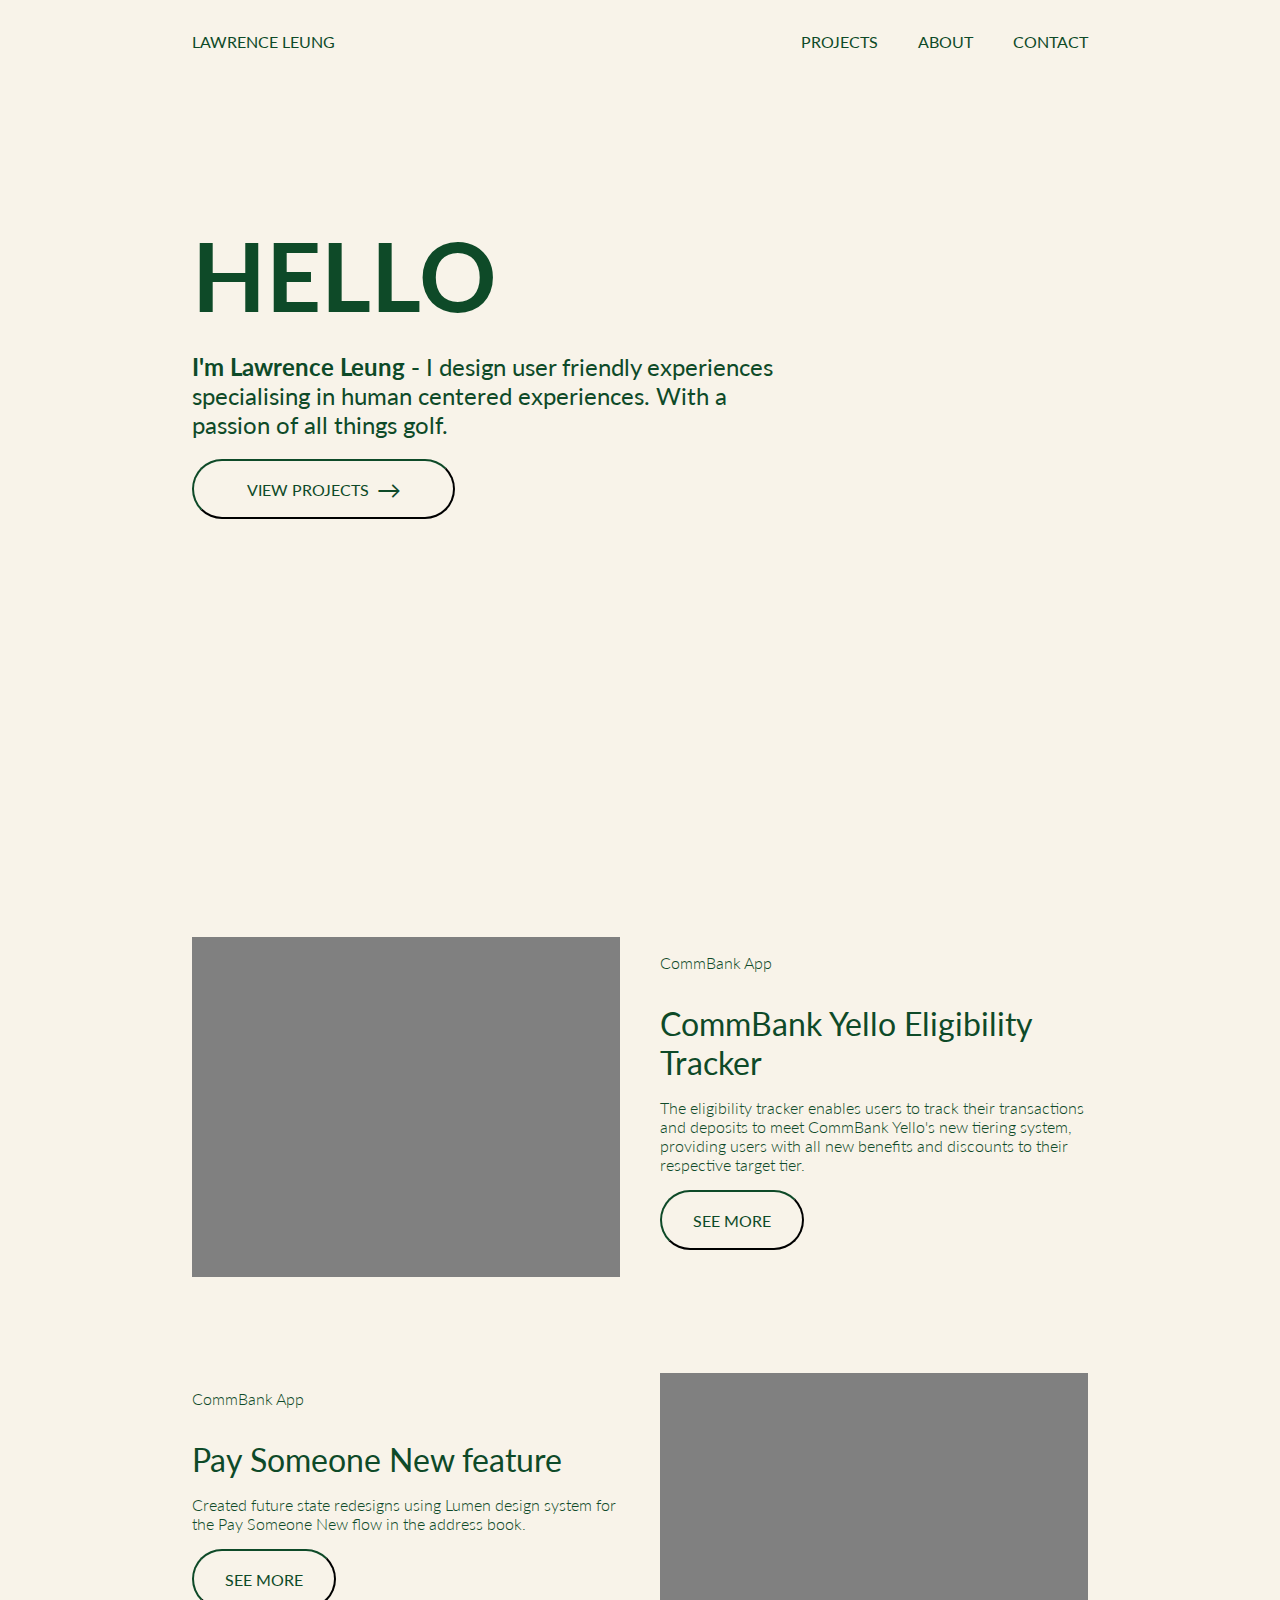
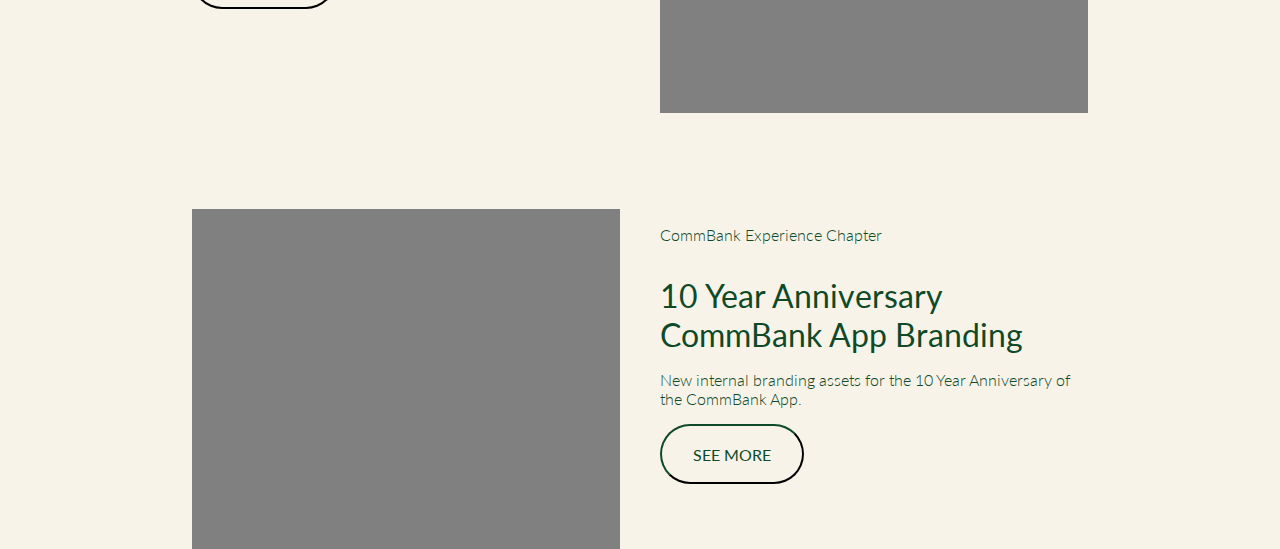
<file: index.html>
<!DOCTYPE html>
<html lang="en">
<head>
    <meta charset="UTF-8">
    <meta name="viewport" content="width=device-width, initial-scale=1.0">
    <link rel="stylesheet" href="golf.css">
    <title>Golf Theme</title>
</head>
<header>
    <nav class="nav">
        <div class="nav-content-left">
            <a class="nav-text" href="index.html">LAWRENCE LEUNG</a>
        </div>
        
        <div class="mobile-nav"> 
            <div style="display: flex; flex-direction: row; align-items: center; justify-content: space-between; width: 100%;">
                
                <div style="padding: 0px 8px 0px 8px; font-size: 32px;" onclick="toggleMenu()">☰</div>
                <a class="nav-text" id="mobile-centre-text" href="index.html">LAWRENCE LEUNG</a>
            </div>
        </div>
        <div class="nav-content-right">
            <a class="nav-text" href="projects.html">PROJECTS</a>
            <a class="nav-text" href="about.html">ABOUT</a>
            <a class="nav-text" href="contact.html">CONTACT</a>
        </div>
    </nav>
</header>

<body>
    <div class="body-container">
        <div class="text-introduction">
            <div style="display: flex; flex-direction: row; align-items: center; gap: 20px">
                <h1>HELLO</h1>
                <!-- <img src="imgs/golf.png" style="width: 100px; height: 100px;"> -->
            </div>
            <p1>
                <strong>I'm Lawrence Leung - </strong> 
                I design user friendly experiences specialising in human centered experiences. 
                With a passion of all things golf.
            </p1>
            <button class="primary-button" id="scrollButton"> 
                VIEW PROJECTS <span class="arrow">→</span> 
            </button>
        </div>

        <div class="container"> 
            <div class="content-container">
                <div class="img-container">
                    
                </div>
                <div class="text-content">
                    <p> CommBank App</p>
                    <h2> CommBank Yello Eligibility Tracker</h2>
                    <span class="text-description"> 
                        The eligibility tracker enables users to track their transactions and deposits 
                        to meet CommBank Yello's new tiering system, providing users with all new benefits and discounts to their
                        respective target tier.
                    </span>
                    <button class="primary-button" id="smaller-button"> 
                        SEE MORE
                    </button>

                    
                </div>

            </div>

            <div class="content-container">
                
                <div class="text-content">
                    <p> CommBank App</p>
                    <h2> Pay Someone New feature</h2>
                    <span class="text-description"> 
                        Created future state redesigns using Lumen design system for the Pay Someone New flow in the 
                        address book.
                    </span>
                    
                    <button class="primary-button" id="smaller-button"> 
                        SEE MORE
                    </button>


                </div>

                <div class="img-container">
                    
                </div>
            </div>
      
        
            <div class="content-container">
                <div class="img-container">
                    
                </div>
                <div class="text-content">
                    <p> CommBank Experience Chapter</p>
                    <h2> 10 Year Anniversary CommBank App Branding </h2>
                    <span class="text-description"> 
                        New internal branding assets for the 10 Year Anniversary of the CommBank App.
                    </span>
                    <button class="primary-button" id="smaller-button"> 
                        SEE MORE
                    </button>


                </div>
            </div>


        </div>
    </div>
    
    

    <script>

        document.getElementById("scrollButton").onclick = function() {
            window.scrollBy({
                top: window.innerHeight / 2,
                behavior: 'smooth'  // This ensures smooth scrolling
            });
        };
        
        function toggleMenu() {
            document.querySelector(".nav-content-right").classList.toggle("active");
        }
    </script>
</body>
</html>
</file>
<file: archive/index.html>
<!DOCTYPE html>
<html lang="en">
<head>
    <meta charset="UTF-8">
    <meta name="viewport" content="width=device-width, initial-scale=1.0">
    <link rel="stylesheet" href="style.css">
    <title>Lawrences Design Portfolio</title>
</head>
<header>
    <nav class="nav">
        <a href="index.html">Home </a>
        <a href="about.html">About me</a>
        <a href="contact.html">Contact</a>
    </nav>
</header>
<body>
    <div>
        this is the index page
    </div>
</body>
</html>
</file>
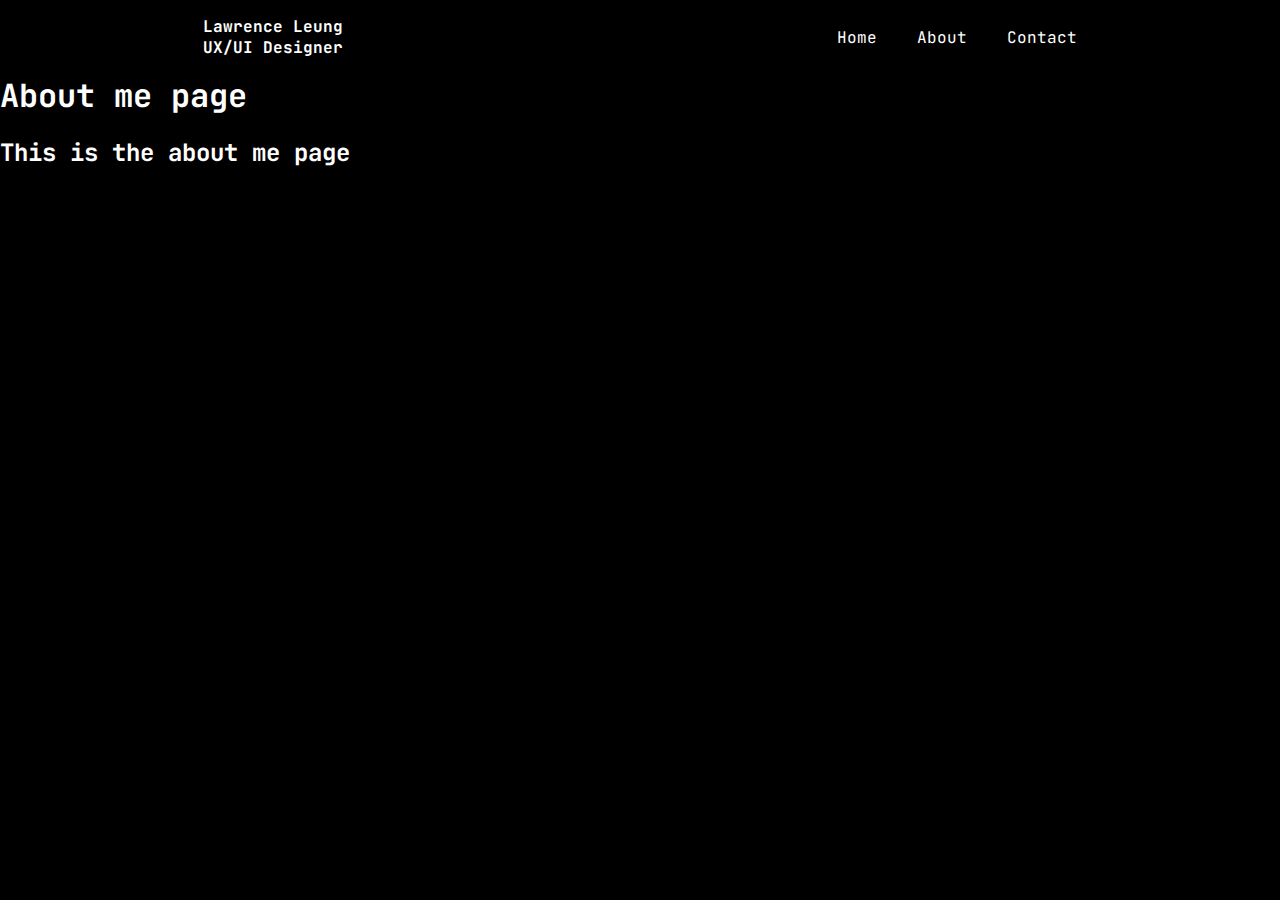
<file: about.html>
<!DOCTYPE html>
<html lang="en">
<head>
    <meta charset="UTF-8">
    <meta name="viewport" content="width=device-width, initial-scale=1.0">
    <link rel="stylesheet" href="style.css">
    <title>About me</title>
</head>
<header>
    <nav class="nav">
        <div class="nav-content-left">
            <b> Lawrence Leung </b>
            <b> UX/UI Designer </b> 
        </div>
        
        <div class="hamburger" onclick="toggleMenu()">☰</div>
        <div class="nav-content-right">
            <a class="nav-text" href="index.html">Home </a>
            <a class="nav-text" href="about.html">About</a>
            <a class="nav-text" href="contact.html">Contact</a>
        </div>
    </nav>
</header>
<body>
    <h1> About me page</h1>
    <h2> This is the about me page</h2>

    <script>
        function toggleMenu() {
            document.querySelector(".nav-content-right").classList.toggle("active");
        }
    </script>

</body>
</html>
</file>
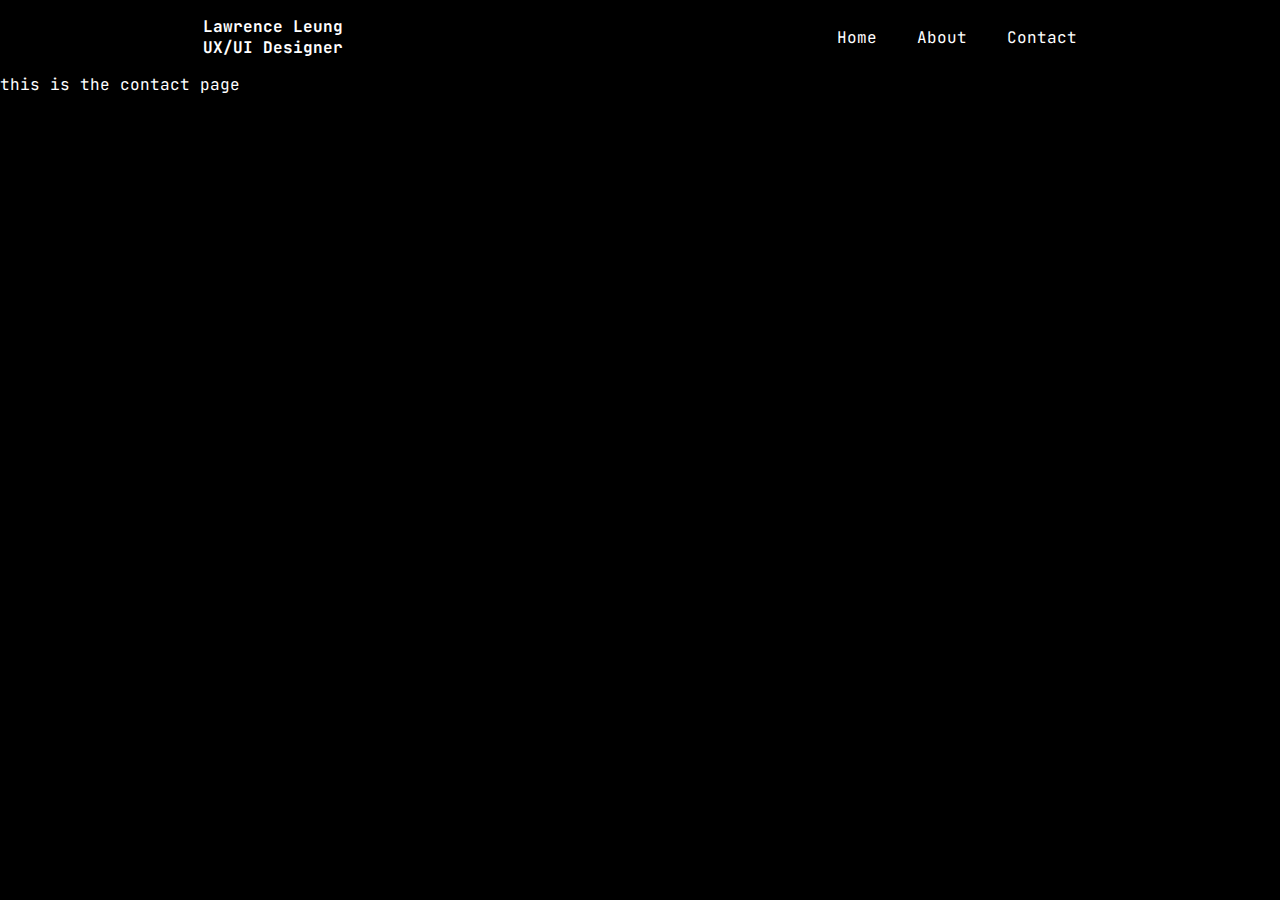
<file: contact.html>
<!DOCTYPE html>
<html lang="en">
<head>
    <meta charset="UTF-8">
    <meta name="viewport" content="width=device-width, initial-scale=1.0">
    <link rel="stylesheet" href="style.css">
    <title>Document</title>
</head>
<header>
    <nav class="nav">
        <div class="nav-content-left">
            <b> Lawrence Leung </b>
            <b> UX/UI Designer </b> 
        </div>
        
        <div class="hamburger" onclick="toggleMenu()">☰</div>
        <div class="nav-content-right">
            <a class="nav-text" href="index.html">Home </a>
            <a class="nav-text" href="about.html">About</a>
            <a class="nav-text" href="contact.html">Contact</a>
        </div>
    </nav>
</header>
<body>
    <div>
        this is the contact page
    </div>
    <script>
        function toggleMenu() {
            document.querySelector(".nav-content-right").classList.toggle("active");
        }
    </script>
</body>
</html>
</file>
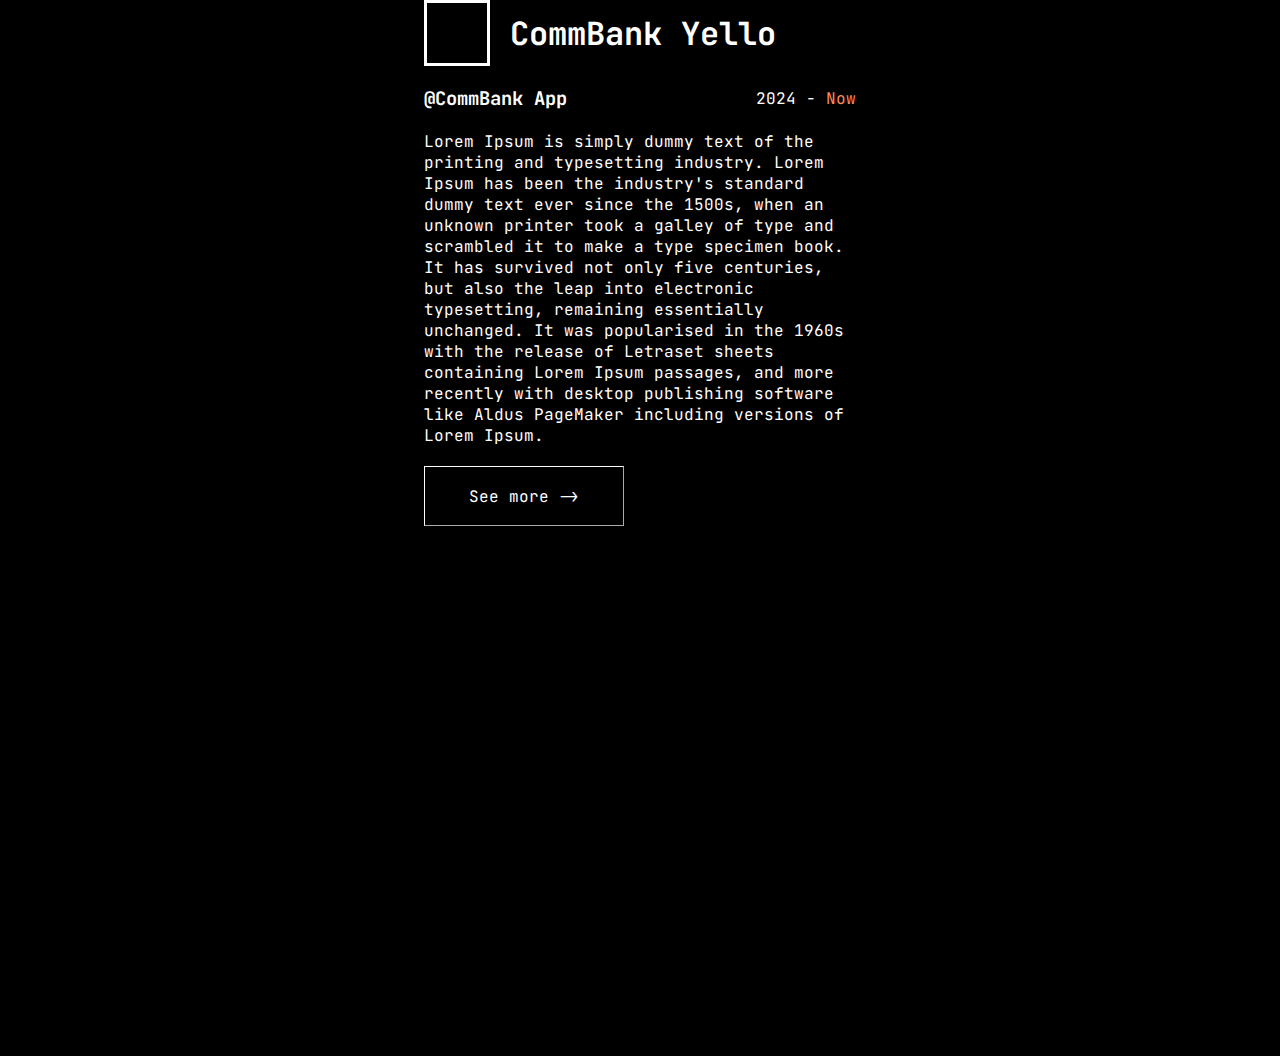
<file: content1.html>
<!DOCTYPE html>
<html lang="en">
<head>
    <meta charset="UTF-8">
    <meta name="viewport" content="width=device-width, initial-scale=1.0">
    <link rel="stylesheet" href="style.css">
    <title>Content1</title>
</head>
<body>
    <div class="container">
        <div class="text-content">
            <div style="display: flex; flex-direction: row; align-items: center; gap: 20px"><div>
            <div style="width: 60px; height: 60px; border-style: solid;"></div>    
        </div>
            <div>    
            <h1> CommBank Yello </h1>
            </div>
        </div>

        <div style="display: flex; flex-direction: row; align-items: center; justify-content: space-between;">
            <h3> @CommBank App</h3>
            <b2> 2024 - <b1> Now </b1> </b2>
        </div>
        <span> 
            Lorem Ipsum is simply dummy text of the printing and typesetting industry. Lorem Ipsum has been the industry's standard dummy text ever since the 1500s, when an unknown printer took a galley of type and scrambled it to make a type specimen book. It has survived not only five centuries, but also the leap into electronic typesetting, remaining essentially unchanged. It was popularised in the 1960s with the release of Letraset sheets containing Lorem Ipsum passages, and more recently with desktop publishing software like Aldus PageMaker including versions of Lorem Ipsum.
        </span>
        <button class="primary-button"> 
            See more ->
        </button>
    </div>

    </div>
</body>
</html>
</file>
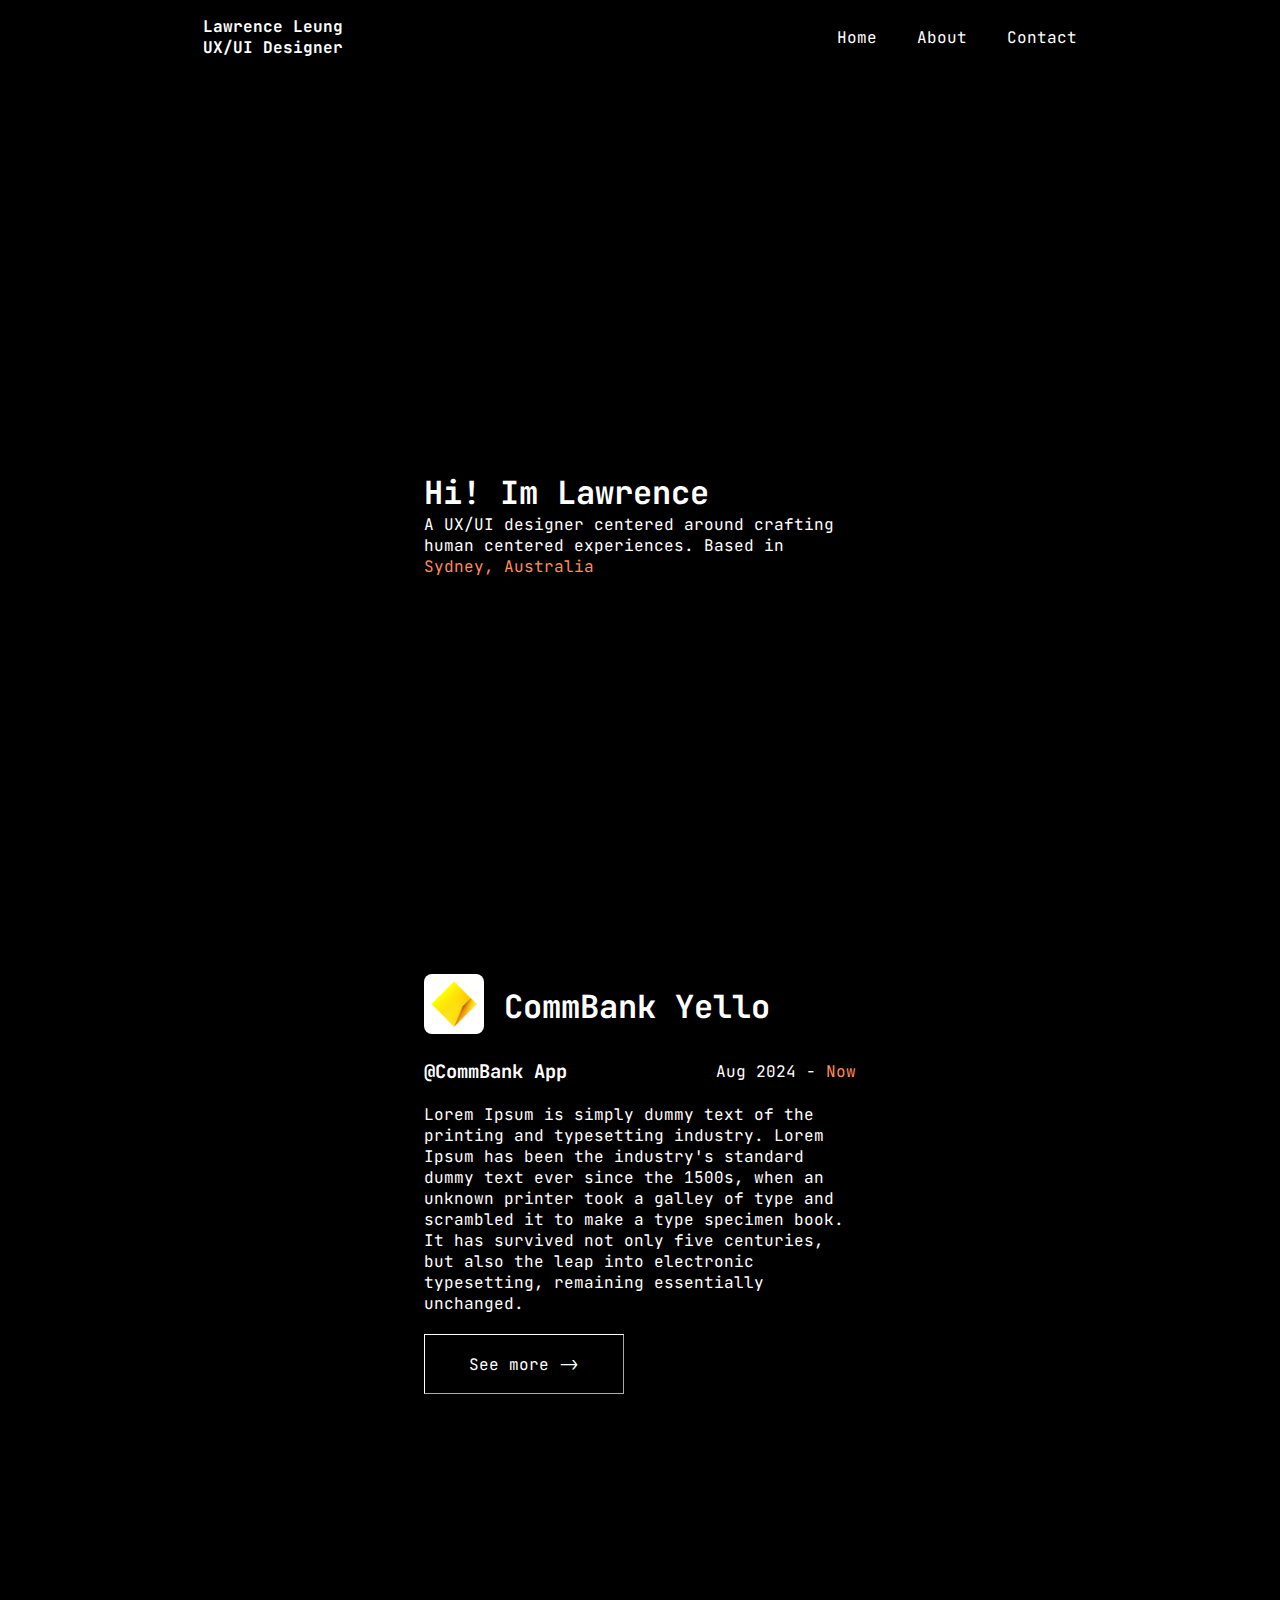
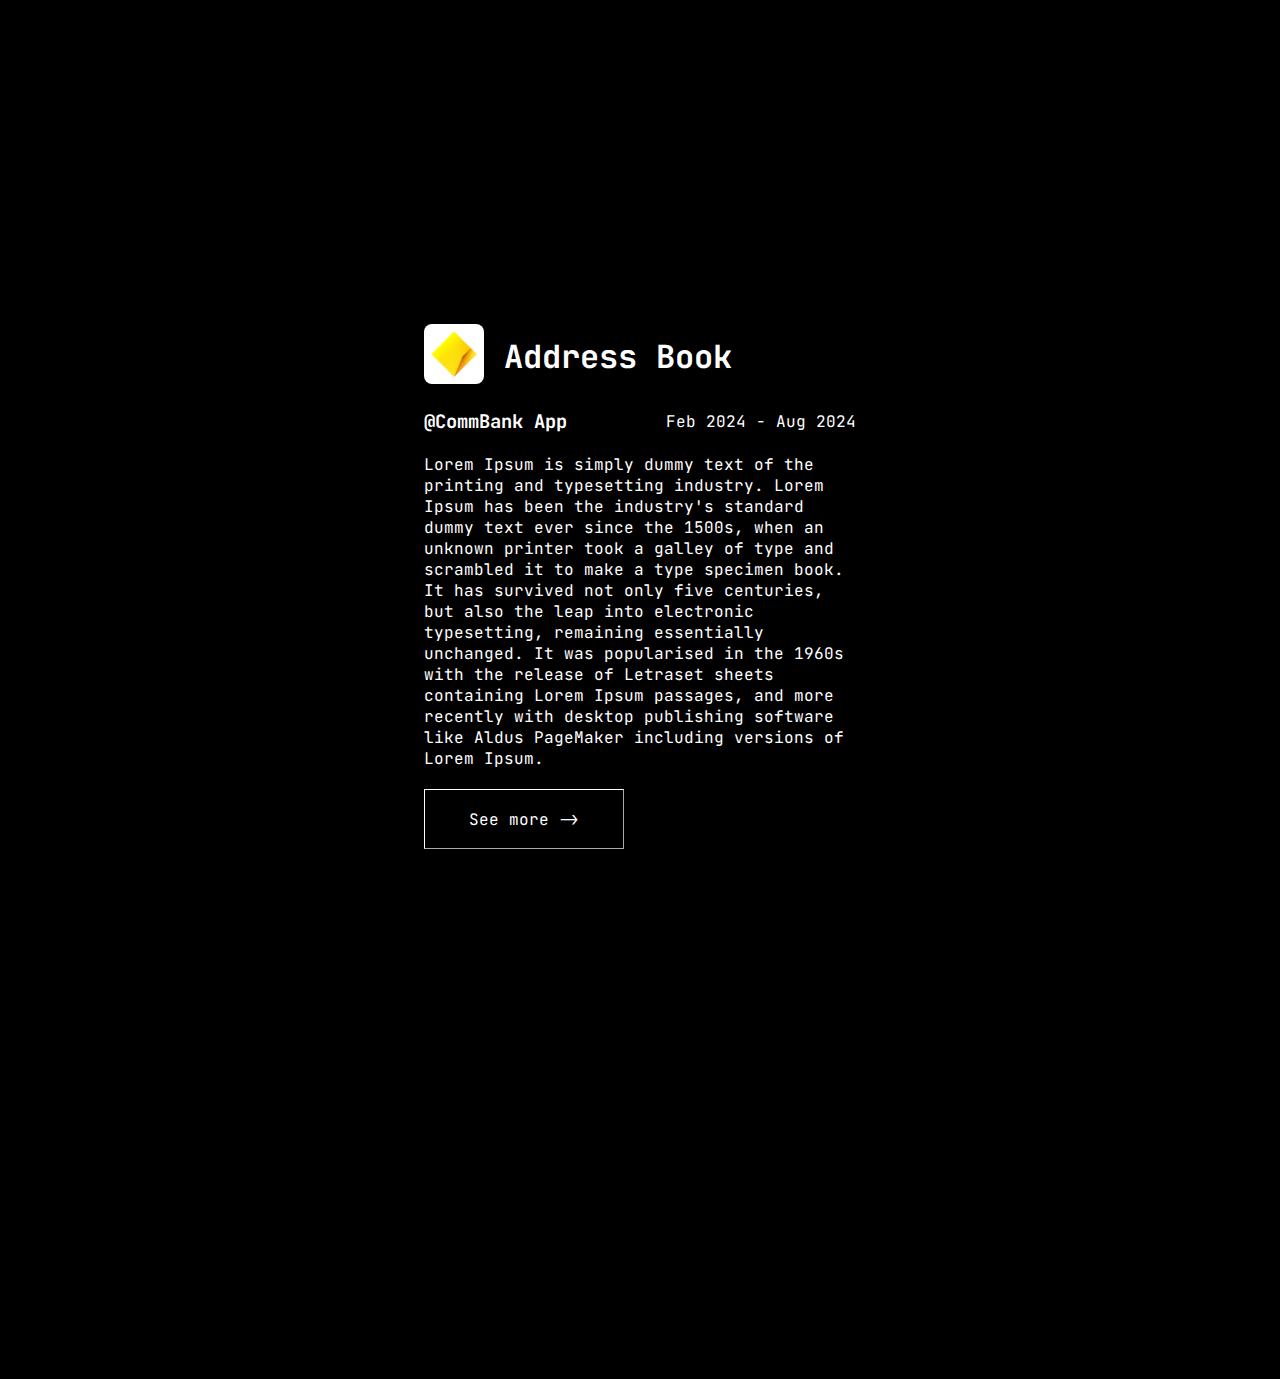
<file: index1.html>
<!DOCTYPE html>
<html lang="en">
<head>
    <meta charset="UTF-8">
    <meta name="viewport" content="width=device-width, initial-scale=1.0">
    <link rel="stylesheet" href="style.css">
    <title>Lawrences Design Portfolio</title>
</head>


<header>
    <nav class="nav">
        <div class="nav-content-left">
            <b> Lawrence Leung </b>
            <b> UX/UI Designer </b> 
        </div>
        
        <div class="hamburger" onclick="toggleMenu()">☰</div>
        <div class="nav-content-right">
            <a class="nav-text" href="index.html">Home </a>
            <a class="nav-text" href="about.html">About</a>
            <a class="nav-text" href="contact.html">Contact</a>
        </div>
    </nav>
</header>

<body>
    <div class="text-introduction">
        <h1> Hi! Im Lawrence </h1>
        <span> A UX/UI designer centered around crafting human centered experiences.
            Based in <b1>Sydney, Australia</b1> 
        </span>
    </div>
    <!-- <div class="message">Scroll to the bottom to go to the next page...</div> -->
    <div class="container">
        <div class="text-content">
            <div style="display: flex; flex-direction: row; align-items: center; gap: 20px"><div>
            <img src="imgs/CommBank App.png" style="width: 60px; height:60px; border-radius: 8px;" alt="CommBank App Logo">
        </div>
            <div>    
            <h1> CommBank Yello </h1>
            </div>
        </div>
    
        <div style="display: flex; flex-direction: row; align-items: center; justify-content: space-between;">
            <h3> @CommBank App</h3>
            <b2> Aug 2024 - <b1> Now </b1> </b2>
        </div>
            <span> 
                Lorem Ipsum is simply dummy text of the printing and typesetting industry. Lorem Ipsum has been the industry's standard dummy text ever since the 1500s, 
                when an unknown printer took a galley of type and scrambled it to make a type specimen book. It has survived not only five centuries, but also the leap into 
                electronic typesetting, remaining essentially unchanged.
            </span>
            <button class="primary-button"> 
                See more ->
            </button>
        </div>

    </div>

    <div class="container">
        <div class="text-content">
            <div style="display: flex; flex-direction: row; align-items: center; gap: 20px"><div>
            <img src="imgs/CommBank App.png" style="width: 60px; height:60px; border-radius: 8px;" alt="CommBank App Logo">
            </div>
            <div>    
            <h1> Address Book </h1>
            </div>
        </div>
    
        <div style="display: flex; flex-direction: row; align-items: center; justify-content: space-between;">
            <h3> @CommBank App</h3>
            <b2>Feb 2024 - Aug 2024 </b2>
        </div>
            <span> 
                Lorem Ipsum is simply dummy text of the printing and typesetting industry. Lorem Ipsum has been the industry's standard dummy text ever since the 1500s, when an unknown printer took a galley of type and scrambled it to make a type specimen book. It has survived not only five centuries, but also the leap into electronic typesetting, remaining essentially unchanged. It was popularised in the 1960s with the release of Letraset sheets containing Lorem Ipsum passages, and more recently with desktop publishing software like Aldus PageMaker including versions of Lorem Ipsum.
            </span>
            <button class="primary-button"> 
                See more ->
            </button>
        </div>

    </div>


    <script>
        function toggleMenu() {
            document.querySelector(".nav-content-right").classList.toggle("active");
        }
    </script>
    
</body>
</html>
</file>
<file: golf.css>
@import url('https://fonts.googleapis.com/css2?family=Lato:wght@300;400;700&display=swap');

html {
    font-family: 'Lato', sans-serif;
    background-color: #f8F3E9;
    color: #0E4A28;
}

body {
    display: flex;
    flex-direction: column;
    margin: 0;
    /* padding-left: 15%;
    padding-right: 15%; */
}
  
h1 {
    font-size: 96px;
    margin: 0;
}

h2 {
    font-weight: 400;
    font-size: 32px;
    margin: 0;
}

p {
    font-size: 16px;
    font-weight: 300;
}

.text-description {
    font-size: 16px;
    font-weight: 300;
}


h3 {
    margin: 0;
}

p1 {
    font-size: x-large;
}

header {
position: sticky;
top: 0;
}

.mobile-nav {
    display: none;
    cursor: pointer;
}

.nav {
    background-color: #f8F3E9;
    display: flex;
    justify-content: space-between;
    padding-top: 32px;
    padding-bottom: 32px;

    
    padding-left: 15%;
    padding-right: 15%;
}




.nav-content-left {
color: #0E4A28;
}

.nav-content-right {
display: flex;
gap: 40px;
}

.nav-text {
text-decoration: none;
display: inline-block;
position: relative;
color: #0E4A28;
}

.nav-text::after {
content: "";
position: absolute;
left: 0;
bottom: -2px;
width: 0;
height: 2px;
background-color: #0E4A28;
transition: width 0.2s ease-in-out;
}

.nav-text:hover::after {
width: 100%;
}

.primary-button {
    background-color: transparent;
    font-family: 'Lato', sans-serif;
    font-size: 16px;
    font-weight: 400;
    color: #0E4A28;
    text-decoration: none;
    border-color: #0E4A28;
    border-width: 2px;
    /* padding: 8px 8px; */
    max-width: 263px;
    min-height: 60px;
    border-radius: 100px;
    display: flex;
    align-items: center;
    justify-content: center;
}

/* Style the arrow inside the button */
.arrow {
    font-size: 24px;
    margin-left: 8px;
    transition: transform 0.3s ease;
  }
  
  /* On hover, rotate the arrow 90 degrees to point down */
  .primary-button:hover .arrow {
    transform: rotate(45deg);
  }
  
  /* Optional: Change the background color of the button on hover */
  .primary-button:hover {
    background-color: #0056b3;
  }

#smaller-button {
    width: 144px;
    height: 40px;
}


.primary-button:active {
    border-style: outset;
}
  
.primary-button:hover {
    background-color: #0E4A28;
    transition: 0.2s;
    color: #f8F3E9;
}


.text-introduction {
    display: flex;
    flex-direction: column;
    text-align: left;
    margin-top: 15%;
    gap: 20px;
    max-width: 600px;
    height: 80vh;
}

.container {
    display: flex;
    flex-direction: column;
    gap: 96px

}

.text-content {
    display: flex;
    flex-direction: column;
    gap: 16px;
    width: 50%;

}

.content-container {
    display: flex;
    flex-direction: row;
    gap: 40px;
    /* background-color: red; */
    justify-content: space-between;
    height: 340px;
}

.body-container {
    padding-left: 15%;
    padding-right: 15%;
}

.img-container {
    background-color: gray;
    width: 50%;
}




@media (max-width: 768px) {

.nav {
    /* background-color: red; */
    padding-left: 0;
    padding-right: 0;
}

.body-container {
    padding-left: 16px;
    padding-right: 16px;
}


.nav-content-left {
    display: none;
}

.nav-content-right {
    display: none;
    flex-direction: column;
    background-color: #0E4A28;
    position: absolute;
    top: 80px;
    width: 100%;
    text-align: center;
    padding-top: 32px;
    padding-bottom: 32px;
}
.nav-content-left {
    padding: 0%;
}
.nav-content-right.active {
    display: flex;
}
.mobile-nav {
    display: block;
    width: 100%;
    /* font-size: 12px; */

}

.nav-text {
    color: #f8F3E9;
}

#mobile-centre-text {
    color: #0E4A28;
    position: absolute;
    /* font-size: 16px; */
    left: 50%;
    transform: translateX(-50%);
}

.nav {
    display: flex;
}

.content-container {
    display: flex;
    flex-direction: column;
    gap: 20px;
    height: 600px;
}

.img-container {
    height: 100%;
    width: 100%;
}


.text-content {
    width: 100%;
}
}
</file>
<file: archive/style.css>
@import url('https://fonts.googleapis.com/css2?family=JetBrains+Mono&display=swap');

html {
  font-family: 'JetBrains Mono', monospace;
  background-color: black;
  color: white
}

/* h1 - 48px Bold JetBrains Mono */

header {
  position: sticky;
  top: 0;
}

.hamburger {
  display: none;
  cursor: pointer;
  font-size: 24px;
}

.nav {
  background-color: black;
  display: flex;
  justify-content: space-between;
  align-items: center;
  /* background-color: red; */
  padding: 16px;
}

.nav-content-left {
  display: flex;
  flex-direction: column;
  padding-left: 15%;
}

.nav-content-right {
  display: flex;
  gap: 40px;
  align-items: center;
  padding-right: 15%;
}

.nav-text {
  text-decoration: none;
  display: inline-block;
  position: relative;
  color: white;
}

.nav-text::after {
  content: "";
  position: absolute;
  left: 0;
  bottom: -2px;
  width: 0;
  height: 2px;
  background-color: white;
  transition: width 0.2s ease-in-out;
}

.nav-text:hover::after {
  width: 100%;
}

@media (max-width: 768px) {
  .nav-content-right {
      display: none;
      flex-direction: column;
      background-color: #333;
      position: absolute;
      top: 80px;
      left: 0;
      width: 100%;
      padding: 16px;
  }
  .nav-content-left {
    padding: 0%;
  }
  .nav-content-right.active {
      display: flex;
  }
  .hamburger {
      display: block;
  }
}


body {
  display: flex;
  flex-direction: column;
  margin: 0;
}

.text-introduction {
  display: flex;
  flex-direction: column;
  justify-content: center;
  
  text-align: left;
  max-width: 432px;
  padding-left: 16px;
  padding-right: 16px;
  min-width: auto;

  height: 100vh;  
  align-self: center;
  /* background-color: blue; */

}

.text-content {
  text-align: left;
  min-width: auto;
  align-self: center;
  padding-bottom: 80px;
  display: flex;
  flex-direction: column;
  gap: 20px;
}

.container {
  display: flex;
  flex-direction: row;
  justify-content: center;
  max-width: 432px;

  gap: 20px;
  padding-left: 16px;
  padding-right: 16px;

  padding-bottom: 50vh;
  align-self: center;
  /* background-color: red; */
}

.primary-button {
  background-color: transparent;
  font-family: 'JetBrains Mono', monospace;
  font-size: medium;
  color: white;
  text-decoration: none;
  border-color: white;
  border-width: 1px;
  padding: 8px 8px;
  max-width: 200px;
  min-height: 60px;
}

.primary-button:active {
  border-style: outset;
}

.primary-button:hover {
  background-color: white;
  transition: 0.2s;
  color: black;
}

/* bolded orange */
b1 {
  color: #FF8B5A;
}
h1 {
  margin: 0px;
}

h3 {
  margin: 0px;
}
</file>
<file: style.css>
@import url('https://fonts.googleapis.com/css2?family=JetBrains+Mono&display=swap');

html {
  font-family: 'JetBrains Mono', monospace;
  background-color: black;
  color: white
}

/* h1 - 48px Bold JetBrains Mono */

header {
  position: sticky;
  top: 0;
}

.hamburger {
  display: none;
  cursor: pointer;
  font-size: 24px;
}

.nav {
  background-color: black;
  display: flex;
  justify-content: space-between;
  align-items: center;
  /* background-color: red; */
  padding: 16px;
}

.nav-content-left {
  display: flex;
  flex-direction: column;
  padding-left: 15%;
}

.nav-content-right {
  display: flex;
  gap: 40px;
  align-items: center;
  padding-right: 15%;
}

.nav-text {
  text-decoration: none;
  display: inline-block;
  position: relative;
  color: white;
}

.nav-text::after {
  content: "";
  position: absolute;
  left: 0;
  bottom: -2px;
  width: 0;
  height: 2px;
  background-color: white;
  transition: width 0.2s ease-in-out;
}

.nav-text:hover::after {
  width: 100%;
}

@media (max-width: 768px) {
  .nav-content-right {
      display: none;
      flex-direction: column;
      background-color: #333;
      position: absolute;
      top: 80px;
      left: 0;
      width: 100%;
      padding: 16px;
  }
  .nav-content-left {
    padding: 0%;
  }
  .nav-content-right.active {
      display: flex;
  }
  .hamburger {
      display: block;
  }
}


body {
  display: flex;
  flex-direction: column;
  margin: 0;
}

.text-introduction {
  display: flex;
  flex-direction: column;
  justify-content: center;
  
  text-align: left;
  max-width: 432px;
  padding-left: 16px;
  padding-right: 16px;
  min-width: auto;

  height: 100vh;  
  align-self: center;
  /* background-color: blue; */

}

.text-content {
  text-align: left;
  min-width: auto;
  align-self: center;
  padding-bottom: 80px;
  display: flex;
  flex-direction: column;
  gap: 20px;
}

.container {
  display: flex;
  flex-direction: row;
  justify-content: center;
  max-width: 432px;

  gap: 20px;
  padding-left: 16px;
  padding-right: 16px;

  padding-bottom: 50vh;
  align-self: center;
  /* background-color: red; */
}

.primary-button {
  background-color: transparent;
  font-family: 'JetBrains Mono', monospace;
  font-size: medium;
  color: white;
  text-decoration: none;
  border-color: white;
  border-width: 1px;
  padding: 8px 8px;
  max-width: 200px;
  min-height: 60px;
}

.primary-button:active {
  border-style: outset;
}

.primary-button:hover {
  background-color: white;
  transition: 0.2s;
  color: black;
}

/* bolded orange */
b1 {
  color: #FF8B5A;
}
h1 {
  margin: 0px;
}

h3 {
  margin: 0px;
}
</file>
